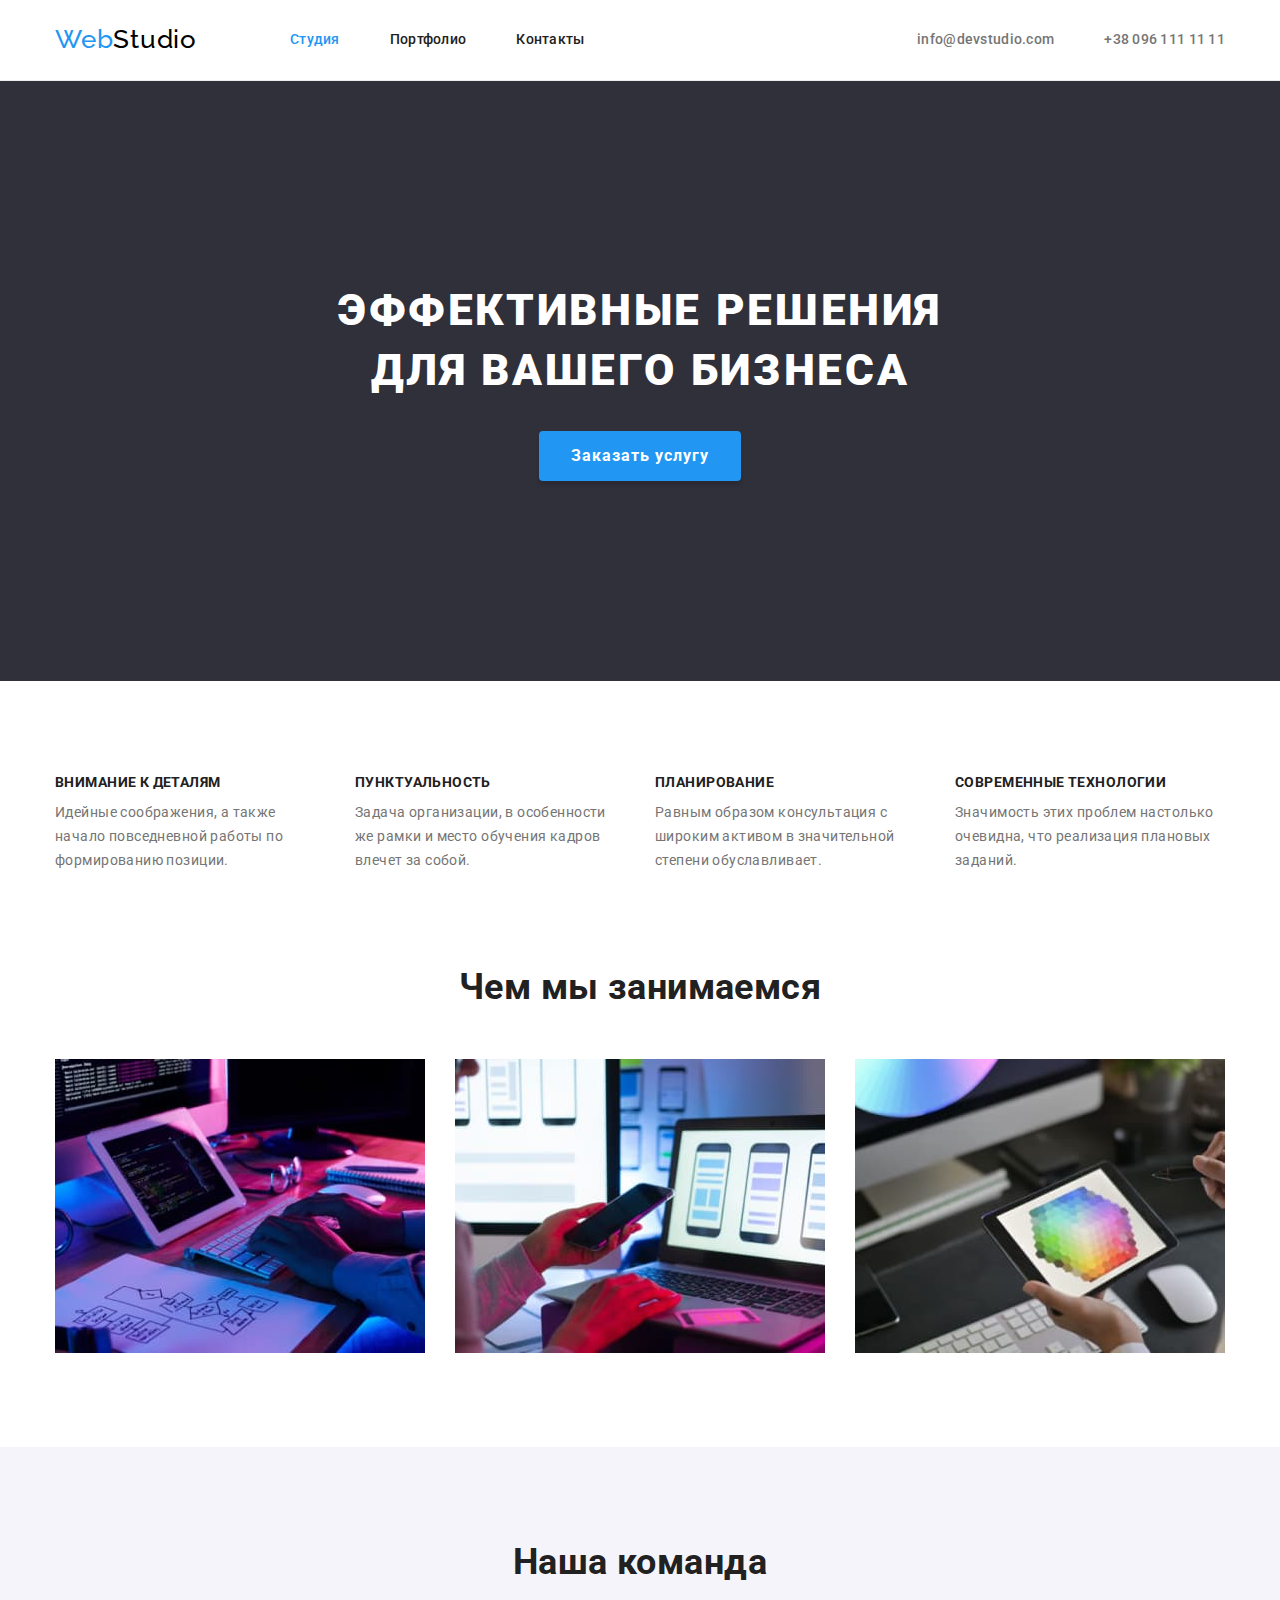
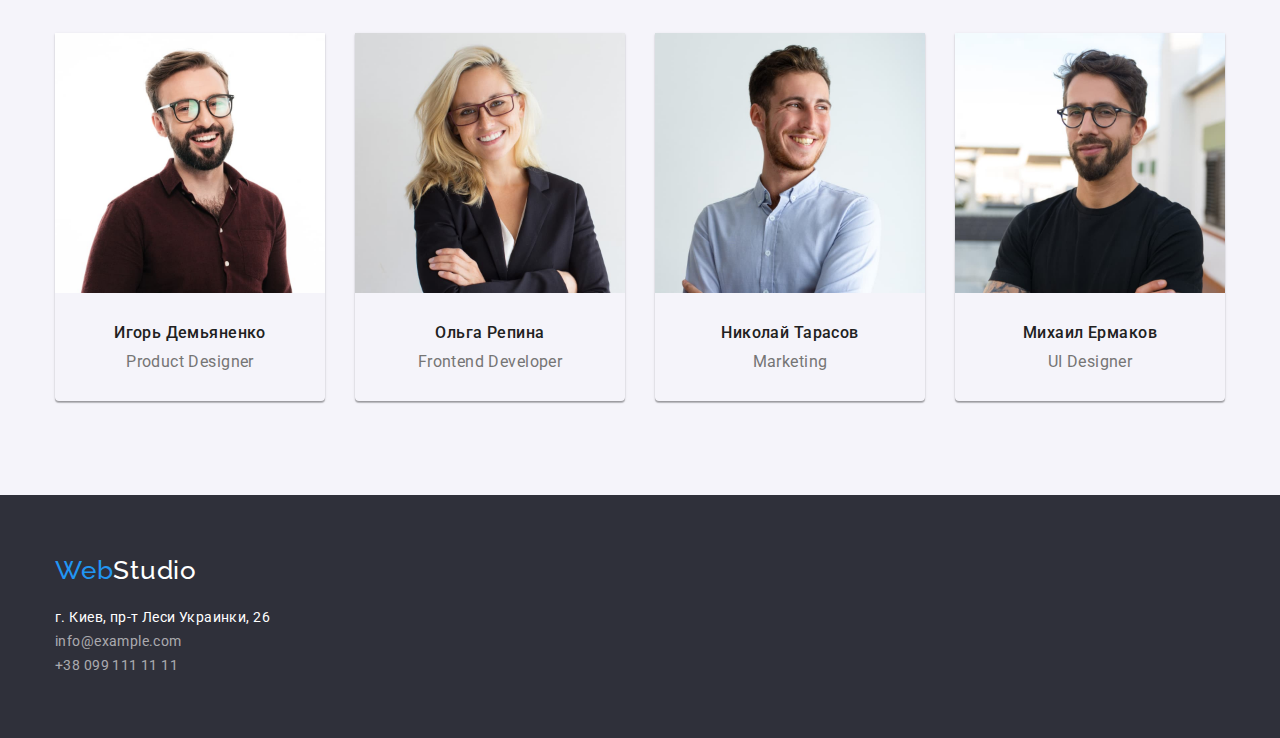
<file: index.html>
<!DOCTYPE html>
<html lang="ru">

<head>
    <meta charset="UTF-8">
    <meta http-equiv="X-UA-Compatible" content="IE=edge">
    <meta name="viewport" content="width=device-width, initial-scale=1.0">
    <title>Студия</title>
    <link href="https://fonts.googleapis.com/css2?family=Raleway:wght@700&family=Roboto:wght@400;500;700;900&display=swap"
        rel="stylesheet">
    <link rel="stylesheet" href="https://cdnjs.cloudflare.com/ajax/libs/modern-normalize/1.1.0/modern-normalize.min.css">
    <link rel="stylesheet" href="./css/styles.css">
</head>

<body>
    <!-- Шапка сайта -->
    <header class="page-header">
        <div class="container main">
        <nav class="navigation">
            <a href="/" class="logo-dark">
                <span class="logo-part">Web</span>Studio
            </a>

            <ul class="site-nav list">
                <li class="item"> <a href="./index.html" class="link current">Студия</a></li>
                <li class="item"> <a href="./portfolio.html" class="link">Портфолио</a></li>
                <li class="item"> <a href="" class="link">Контакты</a></li>
            </ul>
        </nav>

        <ul class="contacts-nav list">
            <li class="item"> <a href="mailto:info@devstudio.com" class="contact">info@devstudio.com</a></li>
            <li class="item"> <a href="tel:+380961111111" class="contact">+38 096 111 11 11</a></li>
        </ul>
        </div>
    </header>
    <main>
        <!-- Блок Герой -->
        <section class="hero">
            <h1 class="hero-title">Эффективные решения <br> для вашего бизнеса</h1>
            <button type="button" class="button-primary">Заказать услугу</button>
        </section>
        <!-- Особенности -->
        <section class="section">
            <h2 class="section-title hidden">Особенности</h2>
            <div class="container">
            <ul class="features list">
                <li class="item">
                    <h3 class="features-title">Внимание к деталям</h3>
                    <p class="features-text">
                        Идейные соображения, а также начало повседневной работы по формированию позиции.
                    </p>
                </li>
                <li class="item">
                    <h3 class="features-title">Пунктуальность</h3>
                    <p class="features-text">
                        Задача организации, в особенности же рамки и место обучения кадров влечет за собой.
                    </p>
                </li>
                <li class="item">
                    <h3 class="features-title">Планирование</h3>
                    <p class="features-text">
                        Равным образом консультация с широким активом в значительной степени обуславливает.
                    </p>
                </li>
                <li class="item">
                    <h3 class="features-title">Современные технологии</h3>
                    <p class="features-text">
                        Значимость этих проблем настолько очевидна, что реализация плановых заданий.
                    </p>
                </li>
            </ul>
            </div>
        </section>
        <!-- Чем занимаются -->
        <section class="section no-padding">
            <div class="container">
            <h2 class="section-title">Чем мы занимаемся</h2>
            <ul class="examples list">
                <li class="item">
                    <img src="./images/img1.jpg" alt="Веб разработка" width="370" height="294">
                </li>
                <li class="item">
                    <img src="./images/img2.jpg" alt="Разработка мобильных приложений" width="370" height="294">
                </li>
                <li class="item">
                    <img src="./images/img3.jpg" alt="Графический дизайн" width="370" height="294">
                </li>
            </ul>
            </div>
        </section>
        <!-- Команда -->
        <section class="section team">
            <div class="container">
            <h2 class="section-title">Наша команда</h2>
            <ul class="team-list list">
                <li class="item">
                    <img src="./images/img4.jpg" alt="Фотография Игоря Демьяненко" width="270" height="260">
                    <h3 class="team-title">Игорь Демьяненко</h3>
                    <p class="team-text">Product Designer</p>
                </li>
                <li class="item">
                    <img src="./images/img5.jpg" alt="Фотография Ольги Репиной" width="270" height="260">
                    <h3 class="team-title">Ольга Репина</h3>
                    <p class="team-text">Frontend Developer</p>
                </li>
                <li class="item">
                    <img src="./images/img6.jpg" alt="Фотография Николая Тарасова" width="270" height="260">
                    <h3 class="team-title">Николай Тарасов</h3>
                    <p class="team-text">Marketing</p>
                </li>
                <li class="item">
                    <img src="./images/img7.jpg" alt="Фотография Михаила Ермакова" width="270" height="260">
                    <h3 class="team-title">Михаил Ермаков</h3>
                    <p class="team-text">UI Designer</p>
                </li>
            </ul>
            </div>
        </section>
    </main>
    <!-- Футер -->
    <footer class="footer">
        <div class="container">
        <a href="/" class="logo-light">
            <span class="logo-part">Web</span>Studio
        </a>
        <address class="footer-adress">
            г. Киев, пр-т Леси Украинки, 26 <br>
            <span class="footer-contacts">info@example.com <br> +38 099 111 11 11 </span>
        </address>
        </div>
    </footer>
</body>

</html>
</file>
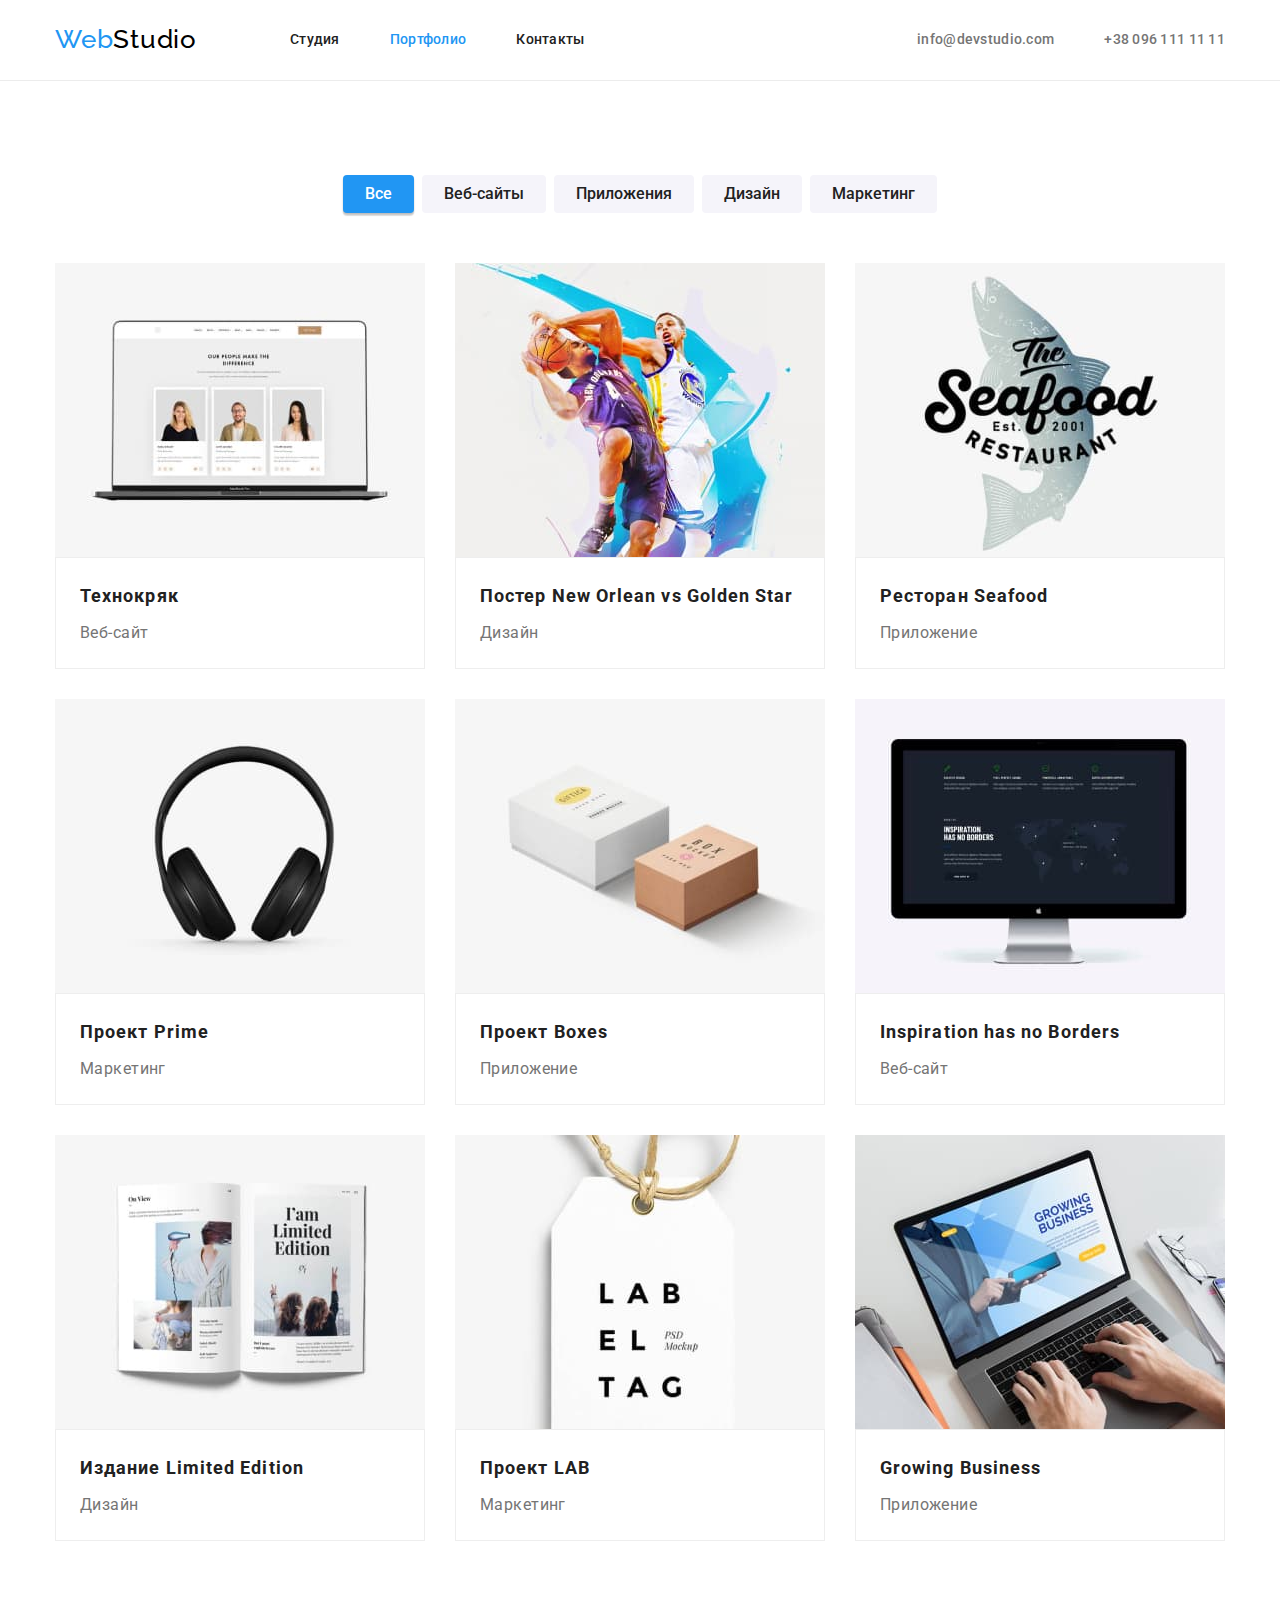
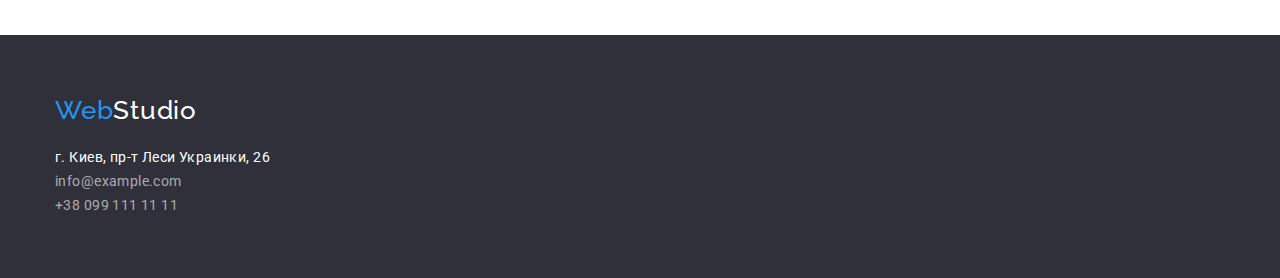
<file: portfolio.html>
<!DOCTYPE html>
<html lang="ru">

<head>
    <meta charset="UTF-8">
    <meta http-equiv="X-UA-Compatible" content="IE=edge">
    <meta name="viewport" content="width=device-width, initial-scale=1.0">
    <title>Студия</title>
    <link href="https://fonts.googleapis.com/css2?family=Raleway:wght@700&family=Roboto:wght@400;500;700;900&display=swap"
        rel="stylesheet">
    <link rel="stylesheet" href="https://cdnjs.cloudflare.com/ajax/libs/modern-normalize/1.1.0/modern-normalize.min.css">
    <link rel="stylesheet" href="./css/styles.css">
</head>

<body>
    <!-- Шапка сайта -->
    <header class="page-header">
        <div class="container main">
        <nav class="navigation">
            <a href="/" class="logo-dark">
                <span class="logo-part">Web</span>Studio
            </a>

            <ul class="site-nav list">
                <li class="item"> <a href="./index.html" class="link">Студия</a></li>
                <li class="item"> <a href="./portfolio.html" class="link current">Портфолио</a></li>
                <li class="item"> <a href="" class="link">Контакты</a></li>
            </ul>
        </nav>

        <ul class="contacts-nav list">
            <li class="item"> <a href="mailto:info@devstudio.com" class="contact">info@devstudio.com</a></li>
            <li class="item"> <a href="tel:+380961111111" class="contact">+38 096 111 11 11</a></li>
        </ul>
        </div>
    </header>
    
    <main>
        <!-- Портфолио -->
        <section class="section portfolio">
            <div class="container">
                <h1 class="section-title hidden">Портфолио проектов</h1>
                <ul class="button-list list">
                    <li class="item"><button type="button" class="button-secondary current">Все</button></li>
                    <li class="item"><button type="button" class="button-secondary">Веб-сайты</button></li>
                    <li class="item"><button type="button" class="button-secondary">Приложения</button></li>
                    <li class="item"><button type="button" class="button-secondary">Дизайн</button></li>
                    <li class="item"><button type="button" class="button-secondary">Маркетинг</button></li>
                </ul>
            
                <ul class="flex-container list">
                    <li class="flex-element">
                        <article class="projects-link">
                            <img src="./images/img8.jpg" alt="Страница с командой компании на мониторе ноутбука" width="370" height="294">
                            <div class="content">
                            <h2 class="projects-title">Технокряк</h2>
                            <p class="projects-text">Веб-сайт</p>
                            </div>
                        </article>
                    </li>
                    <li class="flex-element">
                        <article class="projects-link">
                            <img src="./images/img9.jpg" alt="Два баскетболиста борются за мяч" width="370" height="294">
                            <div class="content">
                            <h2 class="projects-title">Постер New Orlean vs Golden Star</h2>
                            <p class="projects-text">Дизайн</p>
                            </div>
                        </article>
                    </li>
                    <li class="flex-element">
                        <article class="projects-link">
                            <img src="./images/img10.jpg" alt="Логотип ресторана в виде рыбы" width="370" height="294">
                            <div class="content">
                            <h2 class="projects-title">Ресторан Seafood</h2>
                            <p class="projects-text">Приложение</p>
                            </div>
                        </article>
                    </li>
                    <li class="flex-element">
                        <article class="projects-link">
                            <img src="./images/img11.jpg" alt="Черные наушники на белом фоне" width="370" height="294">
                            <div class="content">
                            <h2 class="projects-title">Проект Prime</h2>
                            <p class="projects-text">Маркетинг</p>
                            </div>
                        </article>
                    </li>
                    <li class="flex-element">
                        <article class="projects-link">
                            <img src="./images/img12.jpg" alt="Две коробки на белом фоне" width="370" height="294">
                            <div class="content">
                            <h2 class="projects-title">Проект Boxes</h2>
                            <p class="projects-text">Приложение</p>
                            </div>
                        </article>
                    </li>
                    <li class="flex-element">
                        <article class="projects-link"> 
                            <img src="./images/img13.jpg" alt="Главная страница компании на мониторе компьютера" width="370" height="294">
                            <div class="content">
                            <h2 class="projects-title">Inspiration has no Borders</h2>
                            <p class="projects-text">Веб-сайт</p>
                            </div>
                        </article>
                    </li>
                    <li class="flex-element">
                        <article class="projects-link">
                            <img src="./images/img14.jpg" alt="Развернутый журнал на белом фоне" width="370" height="294">
                            <div class="content">
                            <h2 class="projects-title">Издание Limited Edition</h2>
                            <p class="projects-text">Дизайн</p>
                            </div>
                        </article>
                    </li>
                    <li class="flex-element">
                        <article class="projects-link">
                            <img src="./images/img15.jpg" alt="Белая бирка для одежды на белом фоне" width="370" height="294">
                            <div class="content">
                            <h2 class="projects-title">Проект LAB</h2>
                            <p class="projects-text">Маркетинг</p>
                            </div>
                        </article>
                    </li>
                    <li class="flex-element">
                        <article class="projects-link">
                            <img src="./images/img16.jpg" alt="Руки на клавиатуре ноутбука и монитор с открытым приложением" width="370" height="294">
                            <div class="content">
                            <h2 class="projects-title">Growing Business</h2>
                            <p class="projects-text">Приложение</p>
                            </div>
                        </article>
                    </li>
                </ul>
            </div>
        </section>
    </main>
    <!-- Футер -->
    <footer class="footer">
        <div class="container">
        <a href="/" class="logo-light">
            <span class="logo-part">Web</span>Studio
        </a>
        <address class="footer-adress">
            г. Киев, пр-т Леси Украинки, 26 <br>
            <span class="footer-contacts">info@example.com <br> +38 099 111 11 11</span>
        </address>
        </div>
    </footer>

</body>

</html>
</file>
<file: css/styles.css>
:root {
  --primary-text-color: #212121;
  --text-color: #757575;
  --accent-color: #2196f3;
  --primary-white-color: #ffffff;
  --secondary-white-color: rgba(255, 255, 255, 0.6);
  --black-color: #000000;
  --secondary-bg-color: #f5f4fa;
  --blocks-bg-color: #2f303a;
  --btn-primary-shadow: 0px 4px 4px rgba(0, 0, 0, 0.15);
  --team-list-shadow: 0px 1px 3px rgba(0, 0, 0, 0.12),
    0px 1px 1px rgba(0, 0, 0, 0.14), 0px 2px 1px rgba(0, 0, 0, 0.2);
  --btn-secondary-shadow: 0px 3px 1px rgba(0, 0, 0, 0.1),
    0px 1px 2px rgba(0, 0, 0, 0.08), 0px 2px 2px rgba(0, 0, 0, 0.12);
  --margin-set: 30px;
}

body {
  color: var(--primary-text-color);
  background-color: var(--primary-white-color);
  font-family: Roboto, -apple-system, BlinkMacSystemFont, Segoe UI, Oxygen,
    Ubuntu, Cantarell, Fira Sans, Droid Sans, Helvetica Neue, sans-serif;
  font-weight: 500;
  font-size: 14px;
  line-height: 1.14;
  letter-spacing: 0.03em;
}

h1,
h2,
h3,
p,
ul {
  margin-top: 0;
  margin-bottom: 0;
}

img {
  display: block;
  max-width: 100%;
  height: auto;
}

.list {
  padding: 0;
  margin: 0;
  list-style: none;
}

/* Page Header */
.main {
  display: flex;
  align-items: center;
}
.page-header {
  border-bottom: 1px solid #ececec;
}
.navigation {
  display: flex;
  align-items: center;
}

.container {
  width: 1200px;
  padding-right: 15px;
  padding-left: 15px;
  margin-right: auto;
  margin-left: auto;
}

/* Logo */
.logo-dark {
  color: var(--black-color);
  font-family: Raleway, sans-serif;
  font-size: 26px;
  line-height: 1.2;
  letter-spacing: 0.03em;
  text-decoration: none;
}
.logo-light {
  color: var(--primary-white-color);
  font-family: Raleway, sans-serif;
  font-size: 26px;
  line-height: 1.2;
  letter-spacing: 0.03em;
  text-decoration: none;
}
.logo-part {
  color: var(--accent-color);
  font-family: Raleway, sans-serif;
  font-size: 26px;
  line-height: 1.2;
  letter-spacing: 0.03em;
  text-decoration: none;
}

/* Site nav */
.site-nav {
  display: flex;
  margin-left: 93px;
}
.site-nav .item:not(:last-child) {
  margin-right: 50px;
}

.site-nav .link {
  display: block;
  padding-top: 32px;
  padding-bottom: 32px;

  color: var(--primary-text-color);
  letter-spacing: 0.02em;
  text-decoration: none;
}
.site-nav .link:hover,
.site-nav .link:focus {
  color: var(--accent-color);
}
.site-nav .link.current {
  color: var(--accent-color);
}

/* Contacts nav */
.contacts-nav {
  display: flex;
  margin-left: auto;
}
.contacts-nav .item:not(:last-child) {
  margin-right: 50px;
}
.contacts-nav .contact {
  display: block;
  padding-top: 32px;
  padding-bottom: 32px;

  color: var(--text-color);
  letter-spacing: 0.02em;
  text-decoration: none;
}
.contacts-nav .contact:hover,
.contacts-nav .contact:focus {
  color: var(--accent-color);
}

/* Hero */
.hero {
  padding-top: 200px;
  padding-bottom: 200px;
  background-color: var(--blocks-bg-color);
  text-align: center;
}

.hero-title {
  margin-bottom: var(--margin-set);

  color: var(--primary-white-color);
  font-weight: 900;
  font-size: 44px;
  line-height: 1.36;
  text-align: center;
  letter-spacing: 0.06em;
  text-transform: uppercase;
}
.button-primary {
  min-width: 200px;
  padding-right: 32px;
  padding-top: 10px;
  padding-bottom: 10px;
  padding-left: 32px;

  color: var(--primary-white-color);
  background-color: var(--accent-color);
  box-shadow: var(--btn-primary-shadow);
  font-family: inherit;
  font-weight: 700;
  font-size: 16px;
  line-height: 1.88;
  letter-spacing: 0.06em;
  border-radius: 4px;
  border-style: none;
  cursor: pointer;
}

/* Features */
.section {
  padding-top: 94px;
  padding-bottom: 94px;
}
.section-title.hidden {
  position: absolute;
  clip: rect(0 0 0 0);
  width: 1px;
  height: 1px;
  margin: -1px;
}
.features {
  display: flex;
  flex-wrap: wrap;
  margin-top: calc(-1 * var(--margin-set));
  margin-left: calc(-1 * var(--margin-set));
}
.features > .item {
  flex-basis: calc(100% / 4 - var(--margin-set));
  margin-top: var(--margin-set);
  margin-left: var(--margin-set);
}
.features-title {
  margin-bottom: 10px;
  font-weight: 700;
  font-size: 14px;
  text-transform: uppercase;
}
.features-text {
  color: var(--text-color);
  font-weight: 400;
  line-height: 1.71;
}

/* Examples */
.examples {
  display: flex;
  flex-wrap: wrap;
  margin-top: calc(-1 * var(--margin-set));
  margin-left: calc(-1 * var(--margin-set));
}
.examples > .item {
  flex-basis: calc(100% / 3 - var(--margin-set));
  margin-top: var(--margin-set);
  margin-left: var(--margin-set);
}
.section.no-padding {
  padding-top: 0;
  padding-bottom: 94px;
}
.section-title {
  margin-bottom: 50px;
  font-weight: 700;
  font-size: 36px;
  line-height: 1.17;
  text-align: center;
}

/* Team */
.team-list {
  display: flex;
  flex-wrap: wrap;
  margin-top: calc(-1 * var(--margin-set));
  margin-left: calc(-1 * var(--margin-set));
}
.team-list > .item {
  flex-basis: calc(100% / 4 - var(--margin-set));
  margin-top: var(--margin-set);
  margin-left: var(--margin-set);
}
.team-list .item {
  box-shadow: var(--team-list-shadow);
  border-radius: 0px 0px 4px 4px;
  overflow: hidden;
}

.section.team {
  background-color: var(--secondary-bg-color);
}
.team-title {
  padding-top: 30px;
  margin-bottom: 10px;

  font-weight: 500;
  font-size: 16px;
  line-height: 1.19;
  text-align: center;
}
.team-text {
  padding-bottom: 30px;

  color: var(--text-color);
  font-weight: 400;
  font-size: 16px;
  line-height: 1.19;
  text-align: center;
}

/* Footer */
.footer {
  padding-top: 60px;
  padding-bottom: 60px;

  background-color: var(--blocks-bg-color);
}
.footer-adress {
  margin-top: 20px;
  color: var(--primary-white-color);
  font-style: normal;
  font-weight: 400;
  line-height: 1.71;
}
.footer-contacts {
  margin-top: 9px;
  color: var(--secondary-white-color);
  font-style: normal;
  font-weight: 400;
  line-height: 1.71;
}

/* Portfolio Page */
.section.portfolio {
  /* в макете верхний - 75px */
  padding-top: 94px;
  padding-bottom: 94px;
}
.button-list {
  display: flex;
  flex-wrap: wrap;
  margin-bottom: 50px;
  justify-content: center;
}
.button-list .item:not(:last-child) {
  margin-right: 8px;
}
.button-secondary {
  padding-top: 6px;
  padding-right: 22px;
  padding-bottom: 6px;
  padding-left: 22px;

  color: var(--primary-text-color);
  background-color: var(--secondary-bg-color);
  font-family: inherit;
  font-weight: 500;
  font-size: 16px;
  line-height: 1.62;
  text-align: center;
  border-radius: 4px;
  border-style: none;
  cursor: pointer;
}
.button-secondary:hover,
.button-secondary:focus,
.button-secondary.current {
  color: var(--primary-white-color);
  background-color: var(--accent-color);
  box-shadow: var(--btn-secondary-shadow);
}
.flex-container {
  display: flex;
  flex-wrap: wrap;
  margin-top: calc(-1 * var(--margin-set));
  margin-left: calc(-1 * var(--margin-set));
}
.flex-container > .flex-element {
  flex-basis: calc(100% / 3 - var(--margin-set));
  margin-top: var(--margin-set);
  margin-left: var(--margin-set);
}
.flex-element .list.button {
  margin-bottom: 50px;
}
.content {
  padding-top: 20px;
  padding-right: 24px;
  padding-bottom: 20px;
  padding-left: 24px;

  border: 1px solid #eeeeee;
}
.projects-link {
  text-decoration: none;
}

.projects-title {
  margin-bottom: 4px;

  color: var(--primary-text-color);
  font-weight: 700;
  font-size: 18px;
  line-height: 2;
  letter-spacing: 0.06em;
}
.projects-text {
  color: var(--text-color);
  font-weight: 400;
  font-size: 16px;
  line-height: 1.88;
}
</file>
